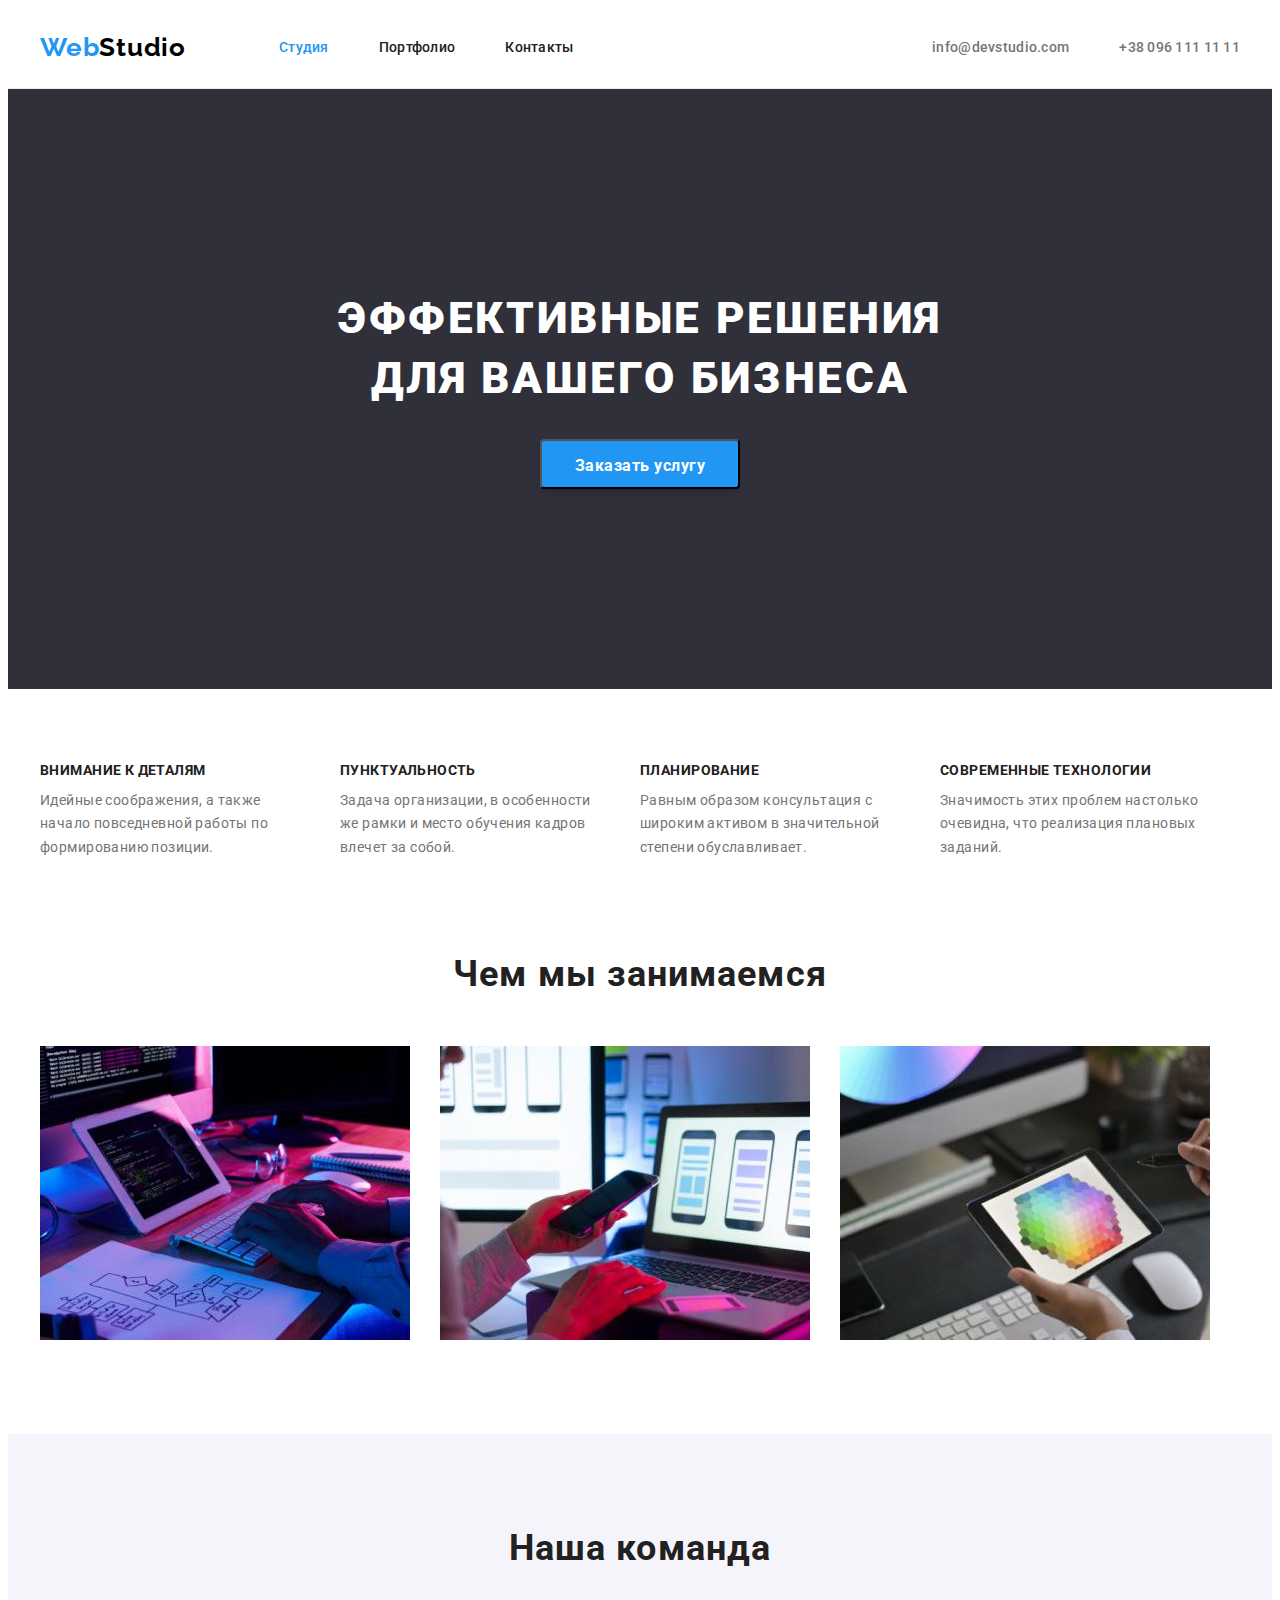
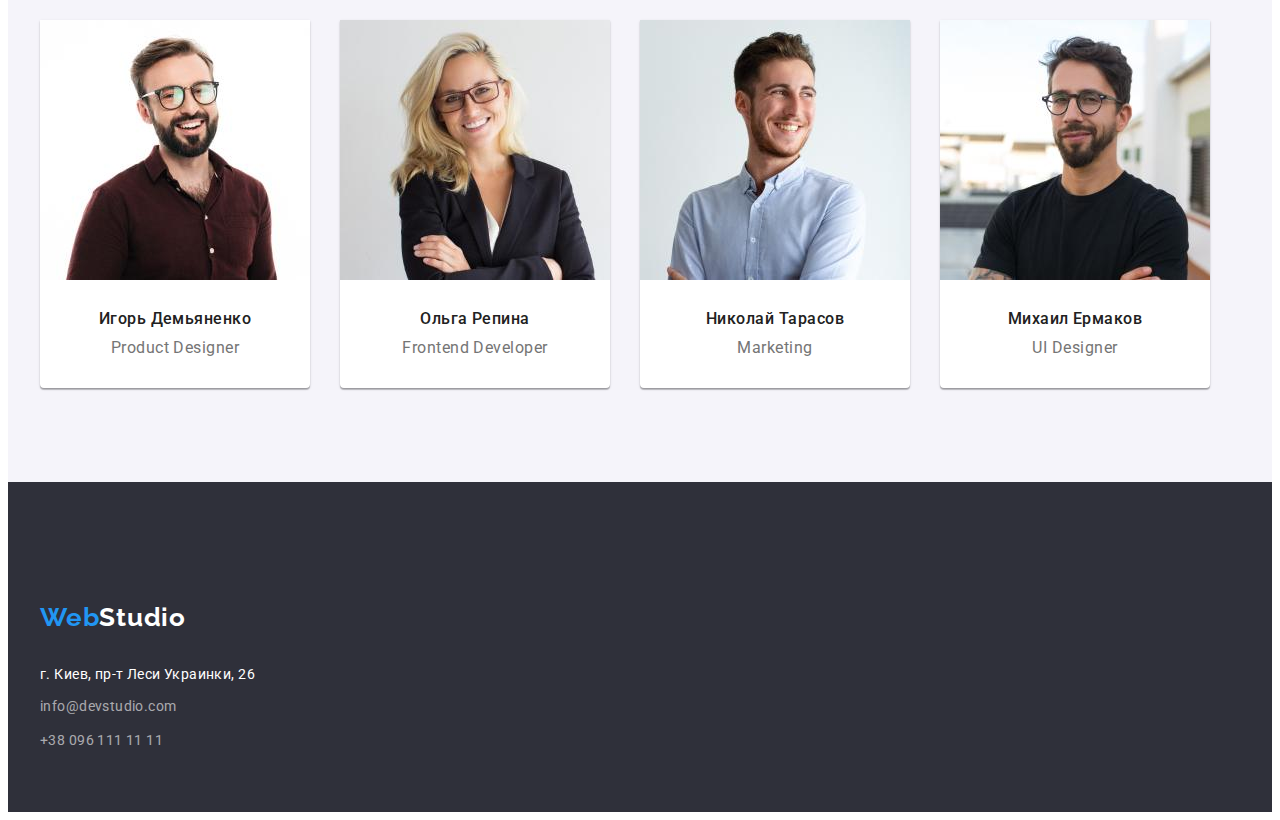
<file: index.html>
<!DOCTYPE html>
<html lang="ru">
<head>
    <meta charset="UTF-8">
    <meta http-equiv="X-UA-Compatible" content="IE=edge">
    <meta name="viewport" content="width=device-width, initial-scale=1.0">
    <title>Main</title>
    <link rel="preconnect" href="https://fonts.googleapis.com">
    <link rel="preconnect" href="https://fonts.gstatic.com" crossorigin>
    <link href="https://fonts.googleapis.com/css2?family=Raleway:wght@700&family=Roboto:wght@400;500;700;900&display=swap"
        rel="stylesheet">
        <link rel="stylesheet" href="https://cdnjs.cloudflare.com/ajax/libs/modern-normalize/1.1.0/modern-normalize.min.css"
            integrity="sha512-wpPYUAdjBVSE4KJnH1VR1HeZfpl1ub8YT/NKx4PuQ5NmX2tKuGu6U/JRp5y+Y8XG2tV+wKQpNHVUX03MfMFn9Q=="
            crossorigin="anonymous" referrerpolicy="no-referrer" />
    <link rel="stylesheet" href="./css/styles.css"/>
</head>
<body>
    <header class="header">
        <div class="container header-container">
<nav class="header-navigation">
<a class="link header-logo" href="./index.html">Web<span class="logo-part">Studio</span></a>

<ul class="list header-list">
    <li class="header-item"><a class="link header-link active" href="./index.html" > Студия </a></li>
    <li class="header-item"><a class="link header-link" href="./portfolio.html" > Портфолио</a> </li>
    <li class="header-item"><a class="link header-link" href="" class="active">Контакты</a> </li>
</ul>
</nav>
<ul class="list header-contacts">
    <li class="header-contacts-item">
   <a class="link header-mail" href="mailto:info@devstudio.com">info@devstudio.com</a>
    </li>
    <li class="header-contacts-item">
    <a class="link header-tel" href="tel:+380961111111">+38 096 111 11 11</a>
    </li>
</ul>
</div>
    </header>
    <main>
        <section class="hero">
            
    <h1 class="hero-title"> Эффективные решения для вашего бизнеса</h1>
    <button class="hero-button" type="button"> Заказать услугу </button>
    </section>

<section class="our-quality">
    <div class="container">
    <h2 class="visually-hidden">Наши сильные стороны</h2>
    <ul class="list our-quality-list">
        <li class="our-quality-item">
            <h3 class="our-quality-title">Внимание к деталям</h3>
            <p class="our-quality-paragraph">Идейные соображения, а также начало повседневной работы по формированию позиции.</p>
        </li>
        <li class="our-quality-item">
            <h3 class="our-quality-title">Пунктуальность</h3>
            <p class="our-quality-paragraph">Задача организации, в особенности же рамки и место обучения кадров влечет за собой.</p>
        </li>
        <li class="our-quality-item">
            <h3 class="our-quality-title">Планирование</h3>
            <p class="our-quality-paragraph">Равным образом консультация с широким активом в значительной степени обуславливает.</p>
        </li>
        <li class="our-quality-item">
            <h3 class="our-quality-title">Современные технологии</h3>
            <p class="our-quality-paragraph">Значимость этих проблем настолько очевидна, что реализация плановых заданий.</p>
        </li>
    </ul>
</div>
</section>
<section class="our-work section">
    <div class="container">
    <h2 class="our-work-title" >Чем мы занимаемся</h2>
    <ul class="list our-work-list">
        <li class="our-work-item">
            <img src="./images/ourjob1.jpg" 
            alt="Написание кода" 
            width="370"
            height="294" >
            
        </li>
            <li class="our-work-item">
            <img src="./images/ourjob2.jpg"
             alt="Выбор дизайна для отоброжения на мобильном"
             width="370"
             height="294"> 
            </li>
        <li class="our-work-item">
            <img src="./images/ourjob3.jpg" 
            alt="Палитра цветов на планшете"
            width="370"
            height="294"> 
        </li>
    </ul>
    </div>
</section>
<section class="team section">
    <div class="container">
    <h2 class="team-title">Наша команда</h2>
    <ul class="list team-list" >
        <li class="team-item">
            <img src="./images/productd.jpg"
            alt="фото Игоря Демьяненко"
            width="270"
            height="260">
            <div class="tittle-paragraph">
            <h3 class="team-item-title"> Игорь Демьяненко </h3>
            <p class= "team-item-paragraph"  lang="en">Product Designer</p>
            </div>
        </li>
        <li class="team-item">
            <img src="./images/frontendd.jpg" 
            alt="фото Ольги Репиной"
             width="270" 
             height="260">
             <div class="tittle-paragraph">
            <h3 class="team-item-title">Ольга Репина</h3>
            <p class= "team-item-paragraph" lang="en">Frontend Developer</p>
            </div>
        </li>
        <li class="team-item">
            <img src="./images/marketing.jpg" 
            alt="фото Николая Тарасова" 
            width="270" 
            height="260">
            <div class="tittle-paragraph">
            <h3 class="team-item-title">Николай Тарасов</h3>
            <p class= "team-item-paragraph"  lang="en">Marketing</p>
            </div>
        </li>
        <li class="team-item">
            <img src="./images/uides.jpg" 
            alt="фото Михаила Ермакова"
             width="270" 
             height="260">
            <div class="tittle-paragraph">
            <h3 class="team-item-title">Михаил Ермаков</h3>
            <p class= "team-item-paragraph"  lang="en">UI Designer</p>
            </div>
        </li>
    </ul>
    </div>
</section>
    </main>
    <footer class="footer">
        <div class="container">
        <a class="link footer-logo" href="/index.html">Web<span class="footer-logo-part">Studio</span></a>
        <address class="footer-address">
            <ul class="list footer-list">
                <li class="footer-item"> <a class="link address-link" href="https://goo.gl/maps/R82b2rhA3iLdFyMu5"
                    target="_blank"
                    rel="noopener noreferrer">г. Киев, пр-т Леси Украинки, 26
                   </a>
                </li>
                <li class="footer-item"><a class="link footer-mail" href="mailto:info@devstudio.com">info@devstudio.com</a></li>
                <li class="footer-item"><a class="link footer-tel" href="tel:+380961111111"> +38 096 111 11 11 </a> </li>
            </ul>
        </address>
        </div>
    </footer>
    
</body>
</html>
</file>
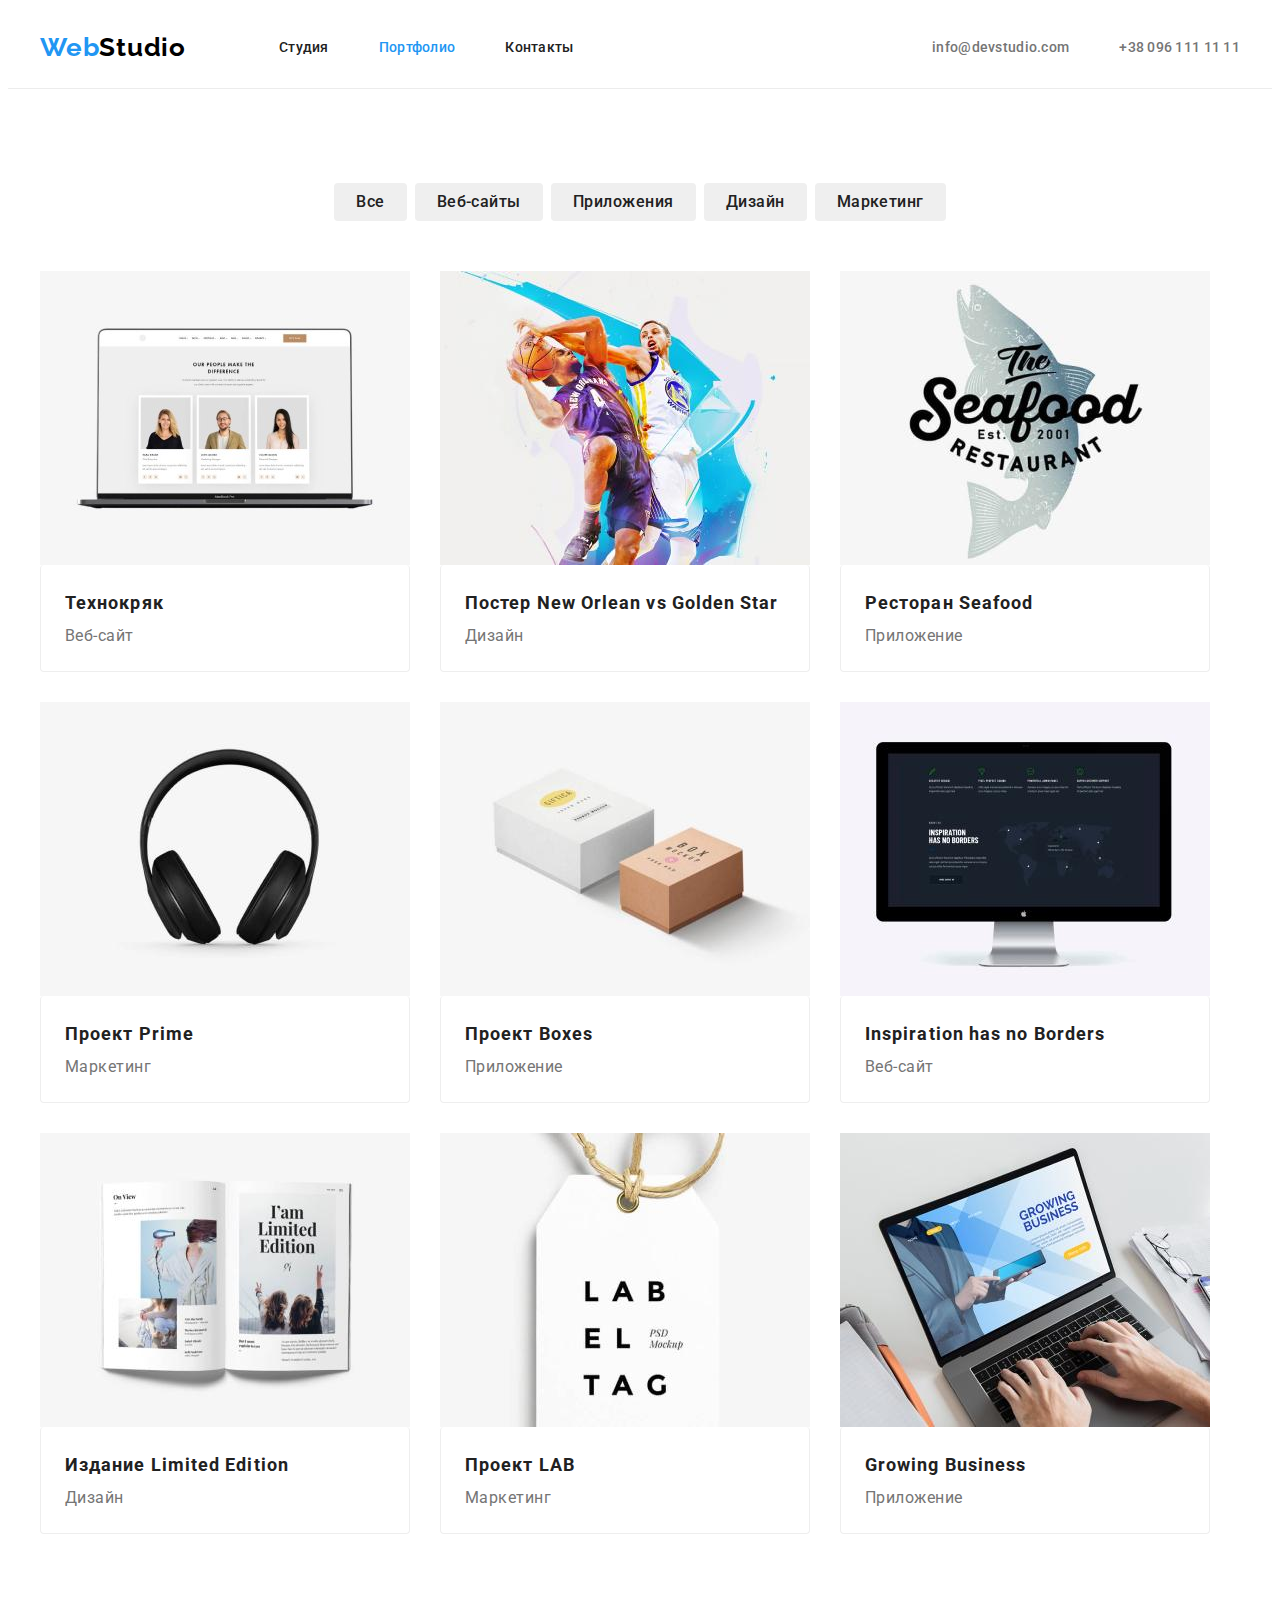
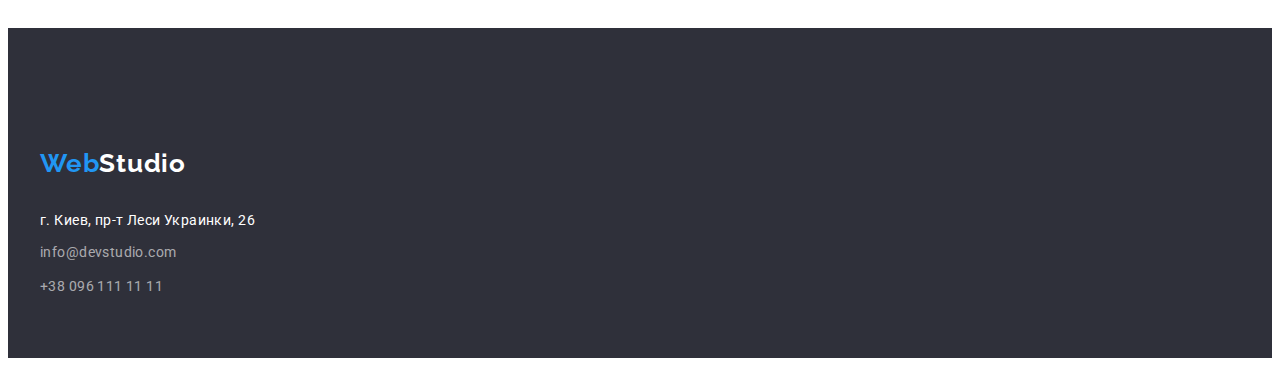
<file: portfolio.html>
<!DOCTYPE html>
<html lang="ru">
<head>
    <meta charset="UTF-8">
    <meta http-equiv="X-UA-Compatible" content="IE=edge">
    <meta name="viewport" content="width=device-width, initial-scale=1.0">
    <title>Portfolio</title>
    <link rel="preconnect" href="https://fonts.googleapis.com">
    <link rel="preconnect" href="https://fonts.gstatic.com" crossorigin>
    <link href="https://fonts.googleapis.com/css2?family=Raleway:wght@700&family=Roboto:wght@400;500;700;900&display=swap"
        rel="stylesheet">
                <link rel="stylesheet" href="https://cdnjs.cloudflare.com/ajax/libs/modern-normalize/1.1.0/modern-normalize.min.css"
                    integrity="sha512-wpPYUAdjBVSE4KJnH1VR1HeZfpl1ub8YT/NKx4PuQ5NmX2tKuGu6U/JRp5y+Y8XG2tV+wKQpNHVUX03MfMFn9Q=="
                    crossorigin="anonymous" referrerpolicy="no-referrer" />
        <link rel="stylesheet" href="./css/styles.css" />
</head>
<body>
    <header class="header">
        <div class="container header-container">
        <nav class="header-navigation">
            <a class="link header-logo" href="index.html">Web<span class="logo-part">Studio</span></a>
    
<ul class="list header-list">
    <li class="header-item"><a class="link header-link" href="./index.html">Студия</a></li>
    <li class="header-item"><a class="link header-link active" href="./portfolio.html"> Портфолио</a> </li>
    <li class="header-item"><a class="link header-link" href="">Контакты</a> </li>
</ul>
</nav>
<ul class="list header-contacts">
    <li class="header-contacts-item">
        <a class="link header-mail" href="mailto:info@devstudio.com">info@devstudio.com</a>
    </li>
    <li class="header-contacts-item">
        <a class="link header-tel" href="tel:+380961111111">+38 096 111 11 11</a>
    </li>
</ul>
</div>
</header>

<main>
    <section class="portfolio-buttons section">
        <div class="container">
        <h1 class="visually-hidden"> Портфолио Веб-студии </h1>
            <ul class="list btn-portfolio-list">
          <li class="btn-list-item">
              <button class="portfolio-btn" type="button"> Все </button> 
            </li>
          <li class="btn-list-item"> 
            <button class="portfolio-btn" type="button"> Веб-сайты </button>
        </li>
          <li class="btn-list-item">
            <button class="portfolio-btn" type="button">Приложения</button>
        </li>
          <li class="btn-list-item">
            <button class="portfolio-btn" type="button"> Дизайн</button>
        </li>
          <li class="btn-list-item"> 
            <button class="portfolio-btn" type="button"> Маркетинг </button> 
        </li>
       </ul>
     <ul class=" list portfolio-list">
         <li class="portfolio-item">
            <img src="./images/tehno.jpg"
             alt="Веб-сайт Технокряк" 
             width="370"
             height="294">
             <div class="portfolio-item-bottom">
            <h2 class="portfolio-item-title"> Технокряк</h2>
            <p class="portfolio-item-paragraph"> Веб-сайт </p>
            </div>
         </li>
        <li class="portfolio-item">
            <img src="./images/bascket.jpg" 
            alt="Постер двоих баскетболистов"
             width="370" 
             height="294">
            <div class="portfolio-item-bottom">
            <h2 class="portfolio-item-title"> Постер New Orlean vs Golden Star</h2>
            <p class="portfolio-item-paragraph"> Дизайн</p>
            </div>
        </li>
        <li class="portfolio-item">
            <img src="./images/seafood.jpg" 
            alt=" Логотип Ресторана Seafood"
             width="370" 
             height="294">
            <div class="portfolio-item-bottom">
            <h2 class="portfolio-item-title"> Ресторан Seafood</h2>
            <p class="portfolio-item-paragraph"> Приложение </p>
            </div>
        </li>
        <li class="portfolio-item">
            <img src="./images/headphones.jpg" 
            alt="Черного цвета наушники" 
            width="370" 
            height="294">
            <div class="portfolio-item-bottom">
            <h2 class="portfolio-item-title"> Проект Prime </h2>
            <p class="portfolio-item-paragraph"> Маркетинг </p>
            </div>
        </li>
        <li class="portfolio-item">
            <img src="./images/boxes.jpg" 
            alt="Две коробки" 
            width="370" 
            height="294">
            <div class="portfolio-item-bottom">
            <h2 class="portfolio-item-title"> Проект Boxes </h2>
            <p class="portfolio-item-paragraph"> Приложение</p>
            </div>
        </li>
        <li class="portfolio-item">
            <img src="./images/computer.jpg" 
            alt="Экран компьютера" 
            width="370" 
            height="294">
            <div class="portfolio-item-bottom">
            <h2 class="portfolio-item-title"> Inspiration has no Borders</h2>
            <p class="portfolio-item-paragraph"> Веб-сайт </p>
            </div>
        </li>
        <li class="portfolio-item">
            <img src="./images/magazine.jpg" 
            alt="Открытый журнал"
             width="370" 
             height="294">
            <div class="portfolio-item-bottom">
            <h2 class="portfolio-item-title"> Издание Limited Edition</h2>
            <p class="portfolio-item-paragraph"> Дизайн</p>
            </div>
        </li>
        <li class="portfolio-item">
            <img src="./images/tag.jpg" 
            alt="Белый ярлык"
             width="370" 
             height="294">
            <div class="portfolio-item-bottom">
            <h2 class="portfolio-item-title"> Проект LAB </h2>
            <p class="portfolio-item-paragraph">Маркетинг</p>
            </div>
        </li>
        <li class="portfolio-item">
            <img src="./images/laptop.jpg" 
            alt="Открытый ноутбук" 
            width="370"
             height="294">
            <div class="portfolio-item-bottom">
           <h2 class="portfolio-item-title"> Growing Business</h2>
           <p class="portfolio-item-paragraph"> Приложение </p>
        </div>
        </li>
        
     </ul>
    </div>
    </section>
    </main>
    
    <footer class="footer">
        <div class="container">
        <a class="link footer-logo" href="/index.html">Web<span class="footer-logo-part">Studio</span></a>
        <address class="footer-address">
            <ul class="list footer-list">
                <li class="footer-item"> <a class="link address-link" href="https://goo.gl/maps/R82b2rhA3iLdFyMu5"
                        target="_blank" rel="noopener noreferrer">г. Киев, пр-т Леси Украинки, 26
                    </a>
                </li>
                <li class="footer-item"><a class="link footer-mail" href="mailto:info@devstudio.com">info@devstudio.com</a></li>
                <li class="footer-item"><a class="link footer-tel" href="tel:+380961111111"> +38 096 111 11 11 </a> </li>
            </ul>
        </address>
       
            
    </div>
    </footer>
</body>
</html>
</file>
<file: css/styles.css>
:root {
  --hero-title-color: #fff;
  --main-title-color: #212121;
  --main-text-color: #757575;
  --accent-color: #2196f3;
  --hero-background-color: #2f303a;
  --main-button-color: #fff;
  --second-button-color: #212121;
  --adress-color: #fff;
  --first-logo-color: #2196f3;
  --second-logo-color: #000;
  --footer-color: #2f303a;
  --portfolio-list-gap: 30px;
}
p,
h1,
h2,
h3,
h4,
h5,
h6 {
  margin: 0;
}
ul {
  margin: 0;
  padding: 0;
}
img {
  display: block;
  max-width: 100%;
  width: auto;
  height: auto;
}
.container {
  width: 1200px;
  padding-right: 15px;
  padding-left: 15px;
  margin: 0 auto;
}

body {
  font-family: "Roboto", sans-serif;
  color: var(--main-text-color);
  font-size: 14px;
  letter-spacing: 0.03em;
}
.section {
  padding: 94px 0;
}

.list {
  list-style: none;
}
.link {
  text-decoration: none;
}
.visually-hidden {
  position: absolute;
  width: 1px;
  height: 1px;
  margin: -1px;
  border: 0;
  padding: 0;
  white-space: nowrap;
  clip-path: inset(100%);
  clip: rect(0 0 0 0);
  overflow: hidden;
}
/*--------------header-------------*/
.header {
  padding-top: 24px;
  padding-bottom: 25px;
  border-bottom: 1px solid #ececec;
}
.header-container {
  display: flex;
}
.header-navigation {
  display: flex;
  align-items: center;
}
.header-logo {
  font-family: Raleway;
  font-weight: 700;
  font-size: 26px;
  line-height: 1.19;
  letter-spacing: 0.03em;
  color: var(--first-logo-color);
  margin-right: 93px;
}
.logo-part {
  color: var(--second-logo-color);
}
.header-list {
  display: flex;
}
.header-item:not(:last-child) {
  margin-right: 50px;
}
.header-link {
  font-weight: 500;
  font-size: 14px;
  line-height: 1.14;
  letter-spacing: 0.02em;
  color: var(--main-title-color);
}
.header-link:hover,
.header-link:focus {
  color: var(--accent-color);
}
.active,
.header-link :hover {
  color: var(--accent-color);
}
.header-contacts {
  display: flex;
  align-items: center;
  margin-left: auto;
}
.header-contacts-item:not(:last-child) {
  margin-right: 50px;
}
.header-mail {
  font-weight: 500;
  font-size: 14px;
  line-height: 1.14;
  letter-spacing: 0.02em;
  color: var(--main-text-color);
}
.header-mail:hover,
.header-mail:focus {
  color: var(--accent-color);
}
.header-tel {
  font-weight: 500;
  font-size: 14px;
  line-height: 1.14;
  letter-spacing: 0.02em;
  color: var(--main-text-color);
}
.header-tel:hover,
.header-tel:focus {
  color: var(--accent-color);
}
/*--------hero section styles--------*/

.hero {
  background-color: var(--hero-background-color);
  max-width: 1600px;
  padding-bottom: 200px;
  padding-top: 200px;
  letter-spacing: 0.06em;
  text-align: center;
  justify-content: center;
}

.hero-title {
  font-weight: 900;
  font-size: 44px;
  line-height: 1.36;
  letter-spacing: 0.06em;
  text-transform: uppercase;
  color: var(--hero-title-color);
  width: 696px;
  margin: 0 auto;
  margin-bottom: 30px;
}

.hero-button {
  font-family: inherit;
  font-weight: 700;
  font-size: 16px;
  line-height: 1.87;
  letter-spacing: 0.03em;
  color: var(--main-button-color);
  background-color: var(--accent-color);
  cursor: pointer;
  width: 200px;
  height: 50px;
  padding: 10px 32px;
  box-shadow: 0px 4px 4px rgba(0, 0, 0, 0.15);
  border-radius: 4px;
}

/*---------------Our quality section section----------------*/

.our-quality {
  padding-top: 74px;
}
.our-quality-list {
  display: flex;
}
.our-quality-item:not(:last-child) {
  margin-right: 30px;
}
.our-quality-item {
  width: 270px;
}

.our-quality-title {
  font-weight: 700;
  font-size: 14px;
  line-height: 1.14;
  letter-spacing: 0.03em;
  text-transform: uppercase;
  color: var(--main-title-color);
  margin-bottom: 10px;
}
.our-quality-paragraph {
  font-size: 14px;
  line-height: 1.71;
  letter-spacing: 0.03em;
  color: var(--main-text-color);
}
/*------------ our-work section styles------------*/

.our-work-title {
  font-weight: 700;
  font-size: 36px;
  line-height: 1.16;
  text-align: center;
  letter-spacing: 0.03em;
  color: var(--main-title-color);
  margin-bottom: 50px;
}
.our-work-list {
  display: flex;
}
.our-work-item:not(:last-child) {
  margin-right: 30px;
}
/*------------------team section styles-----------*/

.team {
  background-color: #f5f4fa;
}

.team-list {
  display: flex;
}
.team-item:not(:last-child) {
  margin-right: 30px;
}
.team-item {
  background-color: #fff;
  box-shadow: 0 1px 3px rgba(0, 0, 0, 0.12), 0 1px 1px rgba(0, 0, 0, 0.14),
    0 2px 1px rgba(0, 0, 0, 0.2);
  border-radius: 0 0 4px 4px;
}
.team-title {
  font-weight: 700;
  font-size: 36px;
  line-height: 1.16;
  text-align: center;
  letter-spacing: 0.03em;
  color: var(--main-title-color);
  margin-bottom: 50px;
}
.team-item-title {
  font-weight: 500;
  font-size: 16px;
  line-height: 1.18;
  text-align: center;
  letter-spacing: 0.03em;
  color: var(--main-title-color);
}
.team-item-paragraph {
  font-size: 16px;
  line-height: 1.18;
  text-align: center;
  letter-spacing: 0.03em;
  color: var(--main-text-color);
  margin-top: 10px;
}
.tittle-paragraph {
  padding-top: 30px;
  padding-bottom: 30px;
}
/*---------------footer section styles---------------*/

.footer {
  background-color: var(--footer-color);
  padding: 60px 0;
}

.footer-item:not(:last-child) {
  margin-bottom: 9px;
}

.address-link {
  font-family: inherit;
  font-style: normal;
  font-size: 14px;
  line-height: 1.71;
  letter-spacing: 0.03em;
  color: var(--adress-color);
}
.address-link:hover,
.address-link:focus {
  color: var(--accent-color);
}
.footer-mail {
  font-style: normal;
  font-weight: 400;
  font-size: 14px;
  line-height: 1.71;
  letter-spacing: 0.03em;
  color: rgba(255, 255, 255, 0.6);
}
.footer-mail:hover,
.footer-mail:focus {
  color: var(--accent-color);
}
.footer-tel {
  font-style: normal;
  font-weight: 400;
  font-size: 14px;
  line-height: 24px;
  letter-spacing: 0.03em;
  color: rgba(255, 255, 255, 0.6);
}
.footer-tel:hover,
.footer-tel:focus {
  color: var(--accent-color);
}
.footer-logo {
  font-family: Raleway;
  font-weight: 700;
  font-size: 26px;
  line-height: 1.19;
  letter-spacing: 0.03em;
  color: var(--first-logo-color);
  display: block;
  margin-bottom: 30px;
  margin-top: 60px;
}
.footer-logo-part {
  color: var(--hero-title-color);
}
/*-----------------------Portfolio page_________*/

.btn-portfolio-list {
  display: flex;
  justify-content: center;
  margin-bottom: 50px;
}
.btn-portfolio-list :not(:last-child) {
  margin-right: 8px;
}

.portfolio-btn {
  font-family: inherit;
  font-weight: 500;
  font-size: 16px;
  line-height: 1.62;
  text-align: center;
  letter-spacing: 0.03em;
  cursor: pointer;
  color: var(--main-title-color);
  border-radius: 4px;
  border: none;
  padding: 6px 22px;
}
.portfolio-btn:hover,
.portfolio-btn:focus {
  background-color: var(--accent-color);
  color: var(--main-button-color);
}
.portfolio-item {
  margin-left: var(--portfolio-list-gap);
  margin-top: var(--portfolio-list-gap);
  background: #ffffff;
}
.portfolio-list {
  display: flex;
  flex-wrap: wrap;
  flex-basis: calc(100% / 3 - 30px);
  margin: 0;
  margin-left: calc(-1 * var(--portfolio-list-gap));
  margin-top: calc(-1 * var(--portfolio-list-gap));
}
.portfolio-item-bottom {
  padding: 20px 24px;
  border: 1px solid #eeeeee;
  border-top: none;
  border-radius: 4px;
}

.portfolio-item-title {
  font-weight: 700;
  font-size: 18px;
  line-height: 2;
  letter-spacing: 0.06em;
  color: var(--main-title-color);
}

.portfolio-item-paragraph {
  font-size: 16px;
  line-height: 1.87;
  letter-spacing: 0.03em;
  color: var(--main-text-color);
}
</file>
